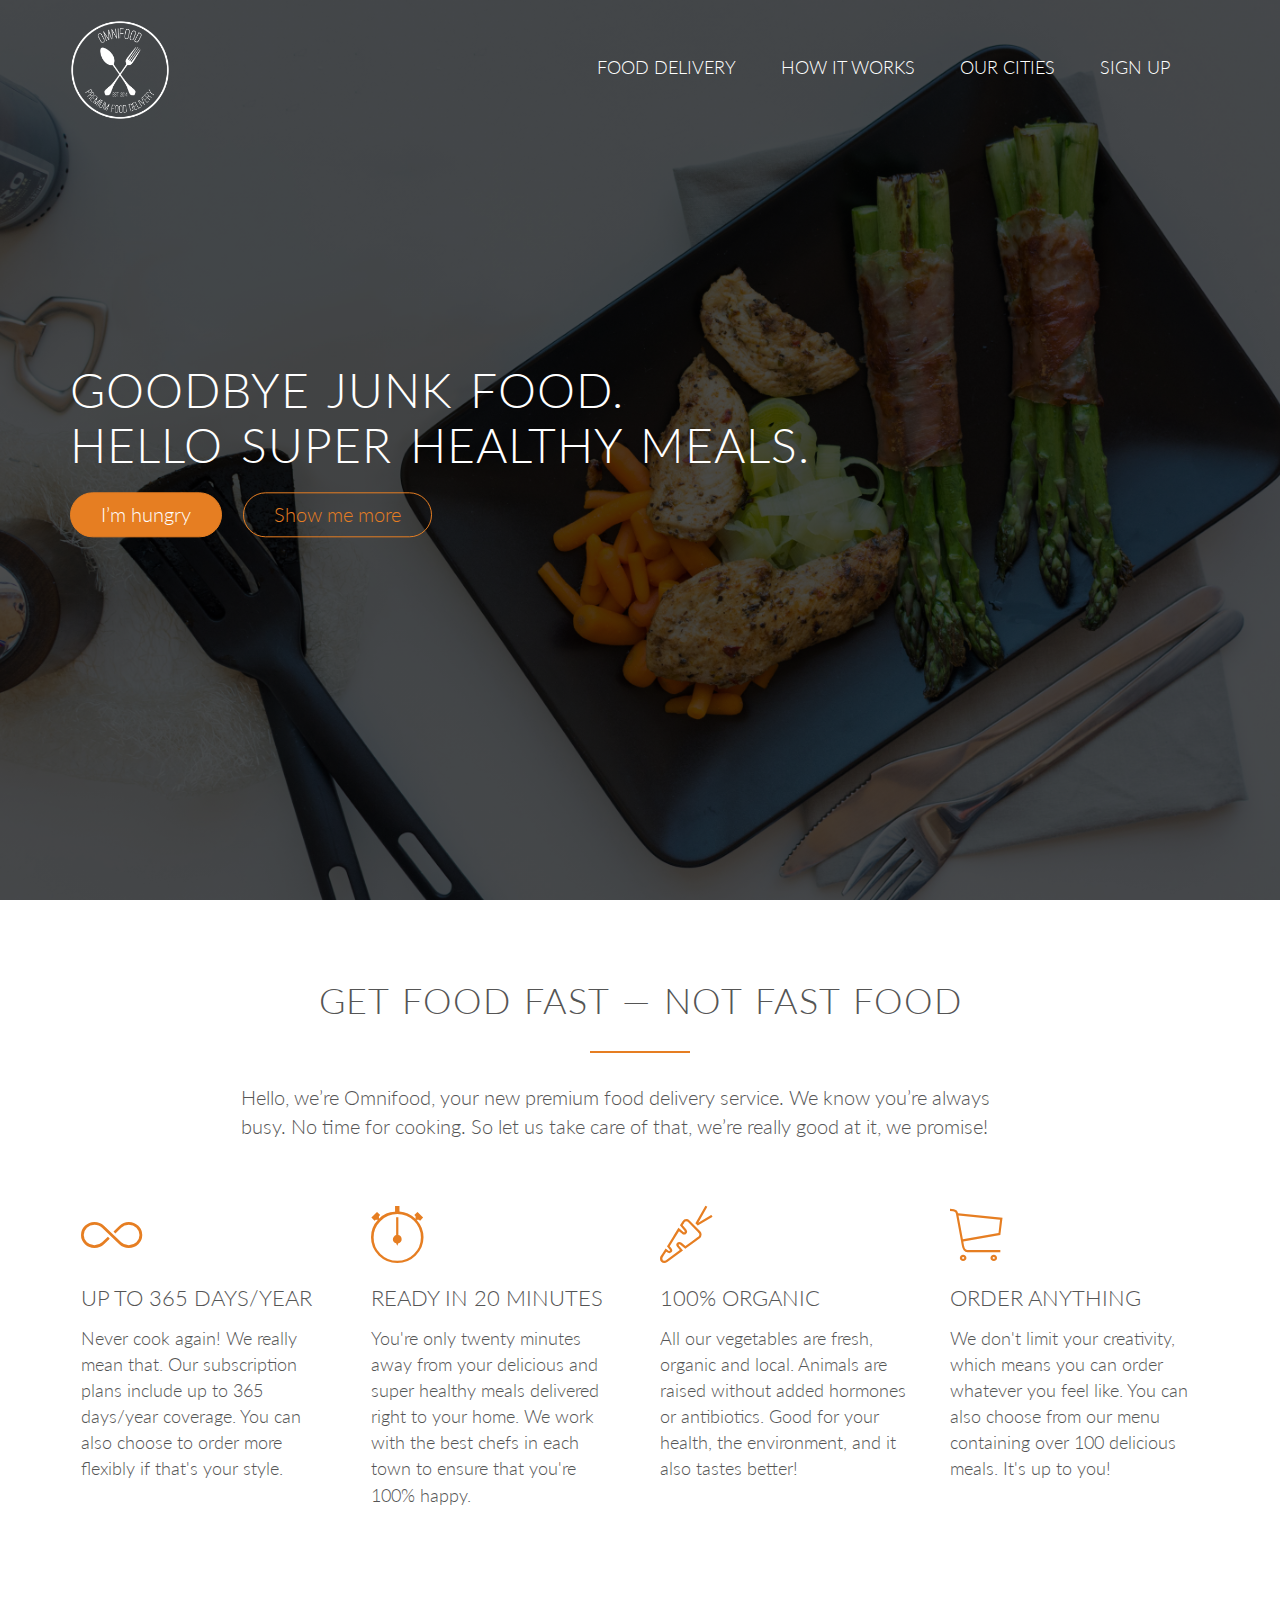
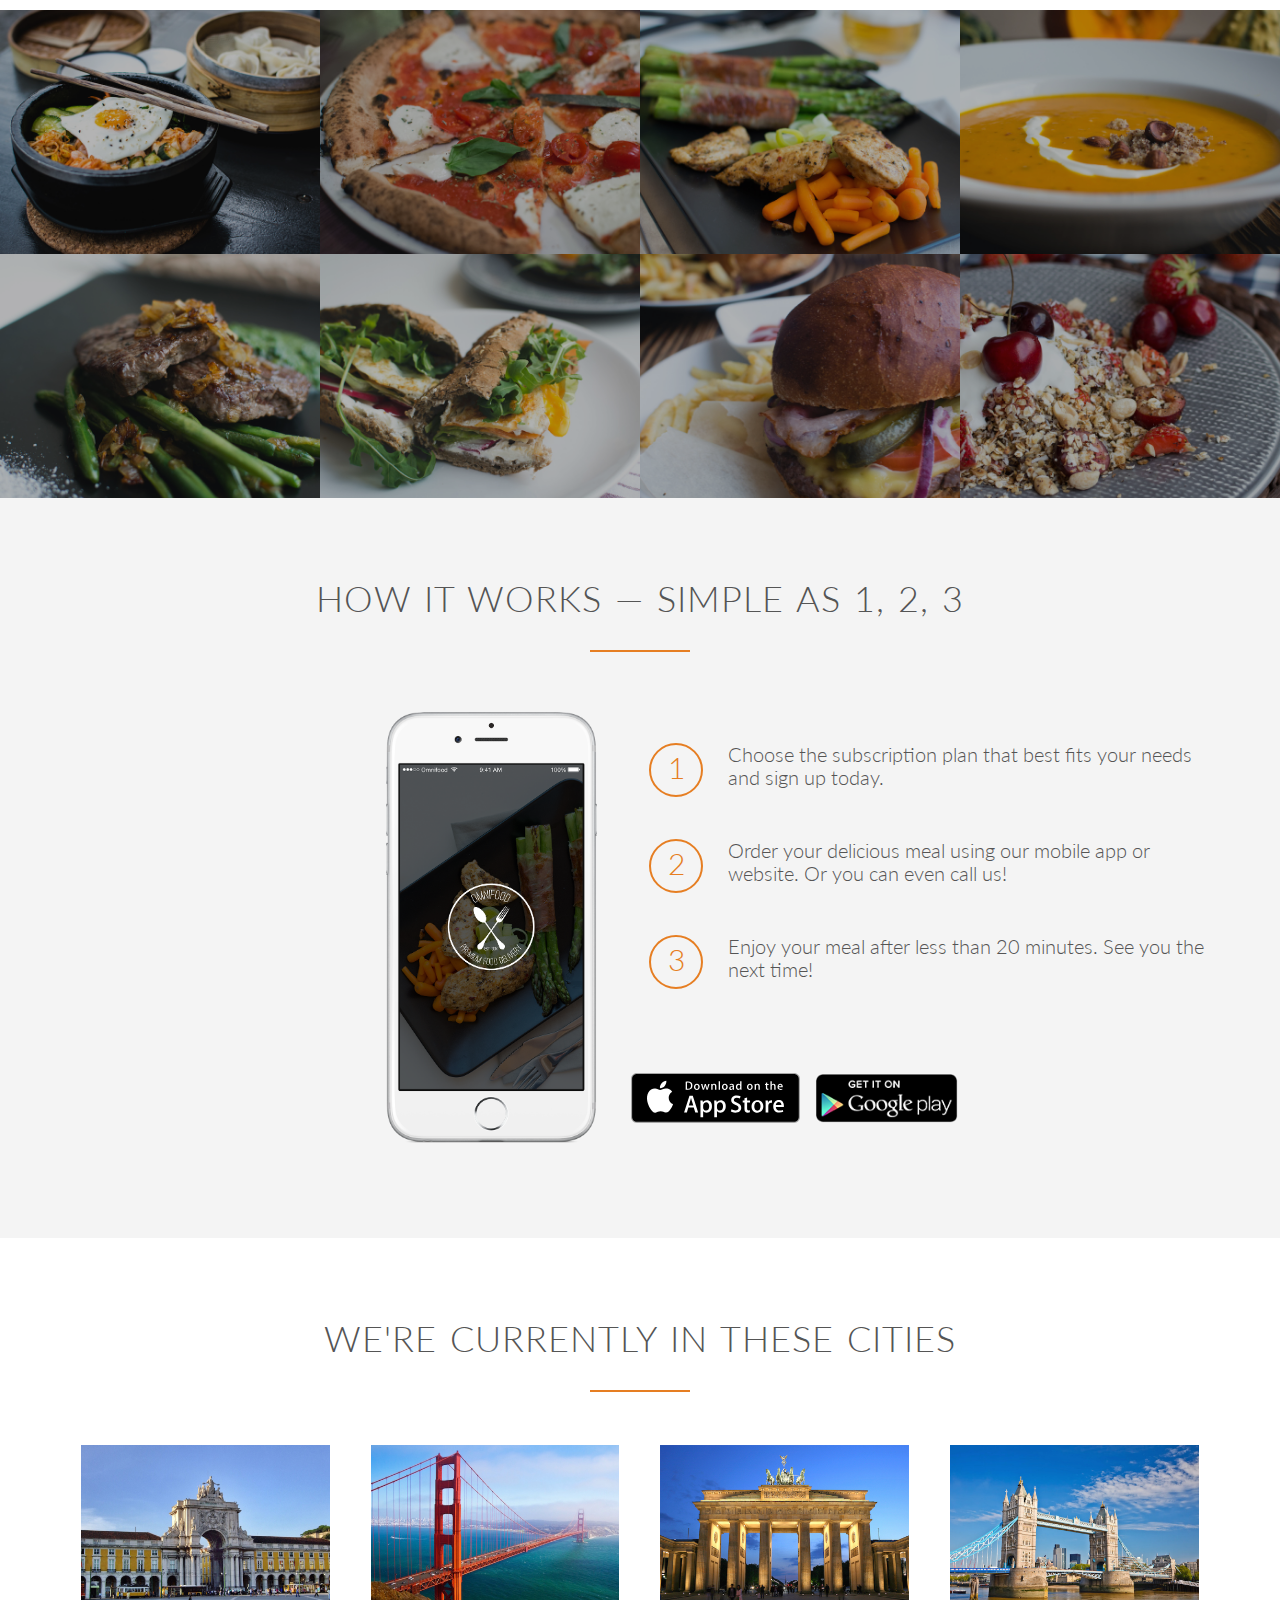
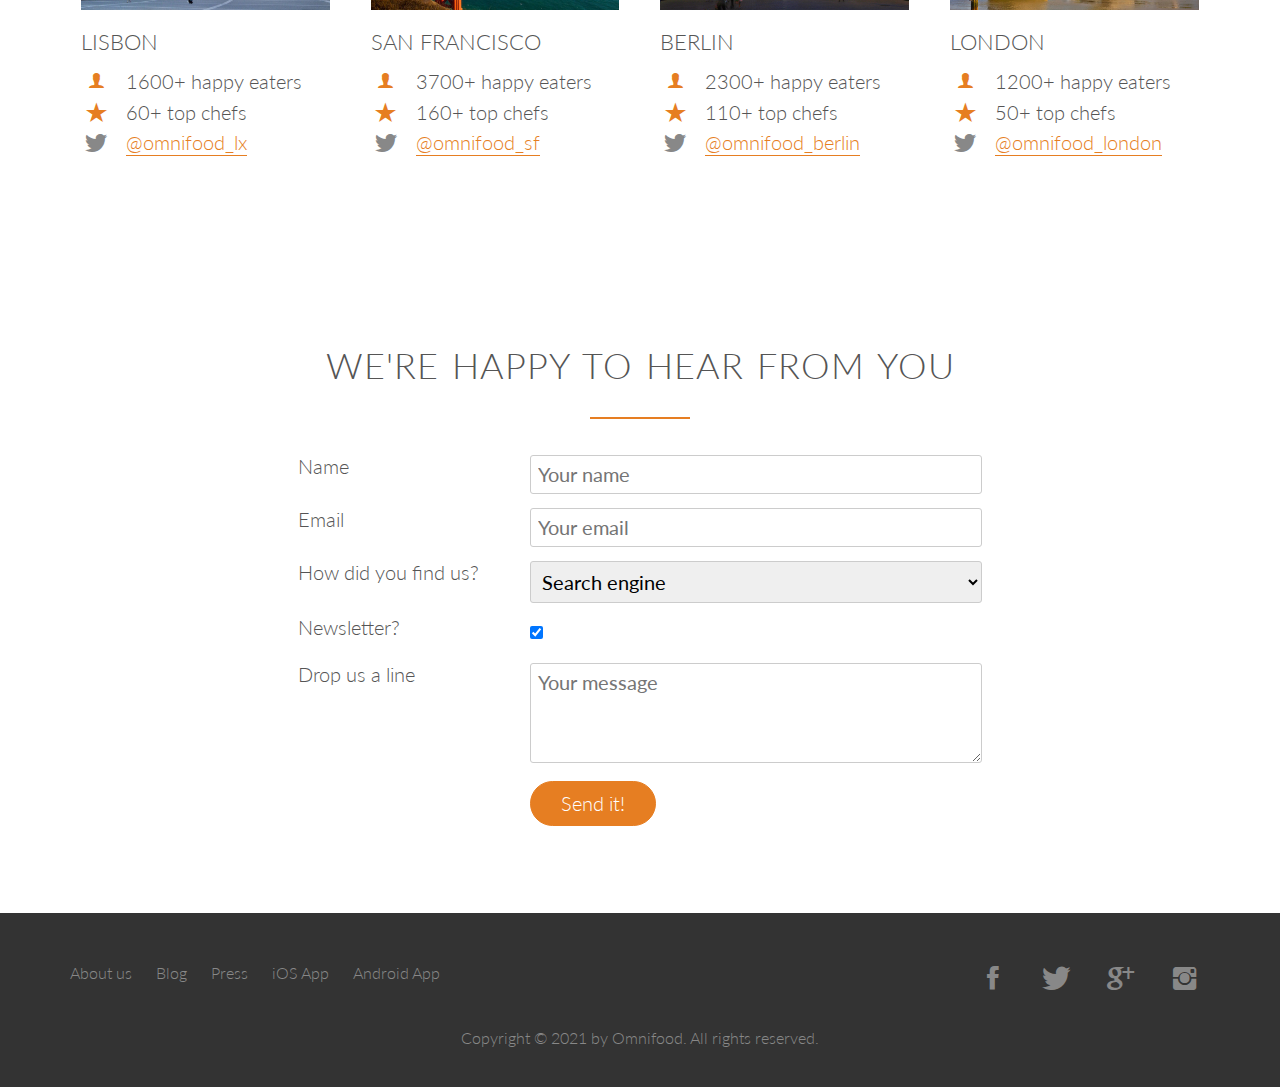
<file: Omnifood/index.html>
<!DOCTYPE html>
<html lang="en">

    <head>
        <meta name="viewport" content="width=device-width, initial-scale=1.0">
        <link rel="stylesheet" type="text/css" href="vendors/css/normalize.css">
        <link rel="stylesheet" type="text/css" href="vendors/css/grid.css">
        <link rel="stylesheet" type="text/css" href="vendors/css/ionicons.min.css">
        <link rel="stylesheet" type="text/css" href="resources/css/style.css">
        <link rel="stylesheet" type="text/css" href="resources/css/queries.css">
        <link rel="preconnect" href="https://fonts.gstatic.com">
        <link href="https://fonts.googleapis.com/css2?family=Lato:ital,wght@0,100;0,300;0,400;1,300&display=swap" rel="stylesheet">
        <title>Omnifood</title>
    </head>
    <body>
        <header>
            <nav>
                <div class="row">
                    <img src="resources/images/logo-white.png" alt="Omnifood logo" class="logo">
                    <ul class="main-nav">
                        <li><a href="#">Food delivery</a></li>
                        <li><a href="#">How it works</a></li>
                        <li><a href="#">Our cities</a></li>
                        <li><a href="#">Sign up</a></li>
                    </ul>
                </div>
            </nav>
            <div class="hero-text-box">
                <h1>Goodbye junk food.<br>Hello super healthy meals.</h1>
                <a class="btn btn-full" href="#">I’m hungry</a>
                <a class ="btn btn-ghost" href="#">Show me more</a>
            </div>
        </header>
        <section class="section-features">
            <div class="row">
                <h2>Get food fast &mdash; not fast food</h2>
                <p class="long-copy">
                    Hello, we’re Omnifood, your new premium food delivery service. We know you’re always busy. No time for cooking. So let us take care of that, we’re really good at it, we promise!
                </p>
            </div>
            <div class="row">
                <div class="col span-1-of-4 box">
                    <i class="ion-ios-infinite-outline icon-big"></i>
                    <h3>Up to 365 days/year</h3>
                    <p>Never cook again! We really mean that. Our subscription plans include up to 365 days/year coverage. You can also choose to order more flexibly if that's your style.</p>
                </div>
                <div class="col span-1-of-4 box">
                    <i class="ion-ios-stopwatch-outline icon-big"></i>
                    <h3>Ready in 20 minutes</h3>
                    <p>You're only twenty minutes away from your delicious and super healthy meals delivered right to your home. We work with the best chefs in each town to ensure that you're 100% happy.</p>
                </div>
                <div class="col span-1-of-4 box">
                    <i class="ion-ios-nutrition-outline icon-big"></i>
                    <h3>100% organic</h3>
                    <p>All our vegetables are fresh, organic and local. Animals are raised without added hormones or antibiotics. Good for your health, the environment, and it also tastes better!</p>
                </div>
                <div class="col span-1-of-4 box">
                    <i class="ion-ios-cart-outline icon-big"></i>
                    <h3>Order anything</h3>
                    <p>We don't limit your creativity, which means you can order whatever you feel like. You can also choose from our menu containing over 100 delicious meals. It's up to you!</p>
                </div>
            </div>
        </section>
        <section class="section-meals">
            <ul class="meals-showcase clearfix">
                <li>
                    <figure class="meal-photo">
                        <img src="resources/images/1.jpg" alt="Korean bibimbap with egg and vegetables">
                    </figure>
                </li>
                <li>
                    <figure class="meal-photo">
                        <img src="resources/images/2.jpg" alt="Simple Italian pizza with cherry tomatoes">
                    </figure>
                </li>
                <li>
                    <figure class="meal-photo">
                        <img src="resources/images/3.jpg" alt="Chicken breast steak with vegetables">
                    </figure>
                </li>
                <li>
                    <figure class="meal-photo">
                        <img src="resources/images/4.jpg" alt="Autumn pumpkin soup">
                    </figure>
                </li>
            </ul>
            <ul class="meals-showcase clearfix">
                <li>
                    <figure class="meal-photo">
                        <img src="resources/images/5.jpg" alt="Paleo beef steak with vegetables">
                    </figure>
                </li>
                <li>
                    <figure class="meal-photo">
                        <img src="resources/images/6.jpg" alt="Healthy baguette with egg and vegetables">
                    </figure>
                </li>
                <li>
                    <figure class="meal-photo">
                        <img src="resources/images/7.jpg" alt="Burger with cheddar and bacon">
                    </figure>
                </li>
                <li>
                    <figure class="meal-photo">
                        <img src="resources/images/8.jpg" alt="Granola with cherries and strawberries">
                    </figure>
                </li>
            </ul>
        </section>
        <section class="section-steps">
            <div class="row">
                <h2>How it works &mdash; Simple as 1, 2, 3</h2>
            </div>
            <div class = "row">
                <div class="col span-1-of-2 steps-box">
                    <img src="resources/images/app-iPhone.png" alt="Omnifood app on iPhone" class="app-screen">
                </div>
                <div class="col span-1-of-2 steps-box">
                    <div class="works-step">
                        <div>1</div>
                        <p>Choose the subscription plan that best fits your needs and sign up today.</p>
                    </div>
                    <div class="works-step">
                        <div>2</div>
                        <p>Order your delicious meal using our mobile app or website. Or you can even call us!</p>
                    </div>
                    <div class="works-step">
                        <div>3</div>
                        <p>Enjoy your meal after less than 20 minutes. See you the next time!</p>
                    </div>
                </div>
                <a href="#" class="btn-app"><img src="resources/images/download-app.svg" alt="Apple App Store button"></a>
                <a href="#" class="btn-app"><img src="resources/images/download-app-android.png" alt="Google Play Store button"></a>
            </div>
        </section>
        <section class="section-cities">
            <div class="row">
                <h2>We're currently in these cities</h2>
            </div>
            <div class="row">
                <div class="col span-1-of-4 box">
                    <img src="resources/images/lisbon-3.jpg" alt="Lisbon">
                    <h3>Lisbon</h3>
                    <div class="city-feature">
                        <i class="ion-ios-person icon-small"></i>
                        1600+ happy eaters
                    </div>
                    <div class="city-feature">
                        <i class="ion-ios-star icon-small"></i>
                        60+ top chefs
                    </div>
                    <div class="city-feature">
                        <i class="ion-social-twitter icon-small"></i>
                        <a href="#">@omnifood_lx</a>
                    </div>
                </div>
                <div class="col span-1-of-4 box">
                    <img src="resources/images/san-francisco.jpg" alt="San Francisco">
                    <h3>San Francisco</h3>
                    <div class="city-feature">
                        <i class="ion-ios-person icon-small"></i>
                        3700+ happy eaters
                    </div>
                    <div class="city-feature">
                        <i class="ion-ios-star icon-small"></i>
                        160+ top chefs
                    </div>
                    <div class="city-feature">
                        <i class="ion-social-twitter icon-small"></i>
                        <a href="#">@omnifood_sf</a>
                    </div>
                </div>
                <div class="col span-1-of-4 box">
                    <img src="resources/images/berlin.jpg" alt="Berlin">
                    <h3>Berlin</h3>
                    <div class="city-feature">
                        <i class="ion-ios-person icon-small"></i>
                        2300+ happy eaters
                    </div>
                    <div class="city-feature">
                        <i class="ion-ios-star icon-small"></i>
                        110+ top chefs
                    </div>
                    <div class="city-feature">
                        <i class="ion-social-twitter icon-small"></i>
                        <a href="#">@omnifood_berlin</a>
                    </div>
                </div>
                <div class="col span-1-of-4 box">
                    <img src="resources/images/london.jpg" alt="London">
                    <h3>London</h3>
                    <div class="city-feature">
                        <i class="ion-ios-person icon-small"></i>
                        1200+ happy eaters
                    </div>
                    <div class="city-feature">
                        <i class="ion-ios-star icon-small"></i>
                        50+ top chefs
                    </div>
                    <div class="city-feature">
                        <i class="ion-social-twitter icon-small"></i>
                        <a href="#">@omnifood_london</a>
                    </div>
                </div>
            </div>
        </section>
        <section class="section-form">
            <div class="row">
                <h2>We're happy to  hear from you</h2>
            </div>
            <div class="row">
                <form method="POST" action="#" class="contact-form">
                    <div class="row">
                        <div class="col span-1-of-3">
                            <label for="name">Name</label>
                        </div>
                        <div class="col span-2-of-3">
                            <input type="text" name="name" id="name" placeholder="Your name" required>
                        </div>
                    </div>
                    <div class="row">
                        <div class="col span-1-of-3">
                            <label for="email">Email</label>
                        </div>
                        <div class="col span-2-of-3">
                            <input type="email" name="email" id="email" placeholder="Your email" required>
                        </div>
                    </div>
                    <div class="row">
                        <div class="col span-1-of-3">
                            <label for="find-us">How did you find us?</label>
                        </div>
                        <div class="col span-2-of-3">
                            <select name="find-us" id="find-us">
                                <option value="friends">Friends</option>
                                <option value="search" selected>Search engine</option>
                                <option value="ad">Advertisement</option>
                                <option value="other">Other</option>
                            </select>
                        </div>
                    </div>
                    <div class="row">
                        <div class="col span-1-of-3">
                            <label for="news">Newsletter?</label>
                        </div>
                        <div class="col span-2-of-3">
                            <input type="checkbox" name="news" id="news" checked>
                        </div>
                    </div>
                    <div class="row">
                        <div class="col span-1-of-3">
                            <label for="message">Drop us a line</label>
                        </div>
                        <div class="col span-2-of-3">
                            <textarea name="message" placeholder="Your message"></textarea>
                        </div>
                    </div>
                    <div class="row">
                        <div class="col span-1-of-3">
                            <label>&nbsp;</label>
                        </div>
                        <div class="col span-2-of-3">
                            <input type="submit" value="Send it!">
                        </div>
                    </div>
                </form>
            </div>
        </section>
        <footer>
            <div class="row">
                <div class="col span-1-of-2">
                    <ul class="footer-nav">
                        <li><a href="#">About us</a></li>
                        <li><a href="#">Blog</a></li>
                        <li><a href="#">Press</a></li>
                        <li><a href="#">iOS App</a></li>
                        <li><a href="#">Android App</a></li>
                    </ul>
                </div>
                <div class="col span-1-of-2">
                    <ul class="social-links">
                        <li><a href="#"><i class="ion-social-facebook icon-small"></i></a></li>
                        <li><a href="#"><i class="ion-social-twitter icon-small"></i></a></li>
                        <li><a href="#"><i class="ion-social-googleplus icon-small"></i></a></li>
                        <li><a href="#"><i class="ion-social-instagram icon-small"></i></a></li>
                    </ul>
                </div>
            </div>
            <div class="row">
                <p>Copyright &copy; 2021 by Omnifood. All rights reserved.</p>
            </div>
        </footer>
    </body>
</html>

<!--


  
-->
</file>
<file: Omnifood/vendors/css/grid.css>
/*  SECTIONS  ============================================================================= */

.section {
	clear: both;
	padding: 0px;
	margin: 0px;
}

/*  GROUPING  ============================================================================= */

.row {
    zoom: 1; /* For IE 6/7 (trigger hasLayout) */
}

.row:before,
.row:after {
    content:"";
    display:table;
}
.row:after {
    clear:both;
}

/*  GRID COLUMN SETUP   ==================================================================== */

.col {
	display: block;
	float:left;
	margin: 1% 0 1% 1.6%;
}

.col:first-child { margin-left: 0; } /* all browsers except IE6 and lower */


/*  REMOVE MARGINS AS ALL GO FULL WIDTH AT 480 PIXELS */

@media only screen and (max-width: 480px) {
	.col { 
		/*margin: 1% 0 1% 0%;*/
        margin: 0;
	}
}


/*  GRID OF TWO   ============================================================================= */


.span-2-of-2 {
	width: 100%;
}

.span-1-of-2 {
	width: 49.2%;
}

/*  GO FULL WIDTH AT LESS THAN 480 PIXELS */

@media only screen and (max-width: 480px) {
	.span-2-of-2 {
		width: 100%; 
	}
	.span-1-of-2 {
		width: 100%; 
	}
}


/*  GRID OF THREE   ============================================================================= */

	
.span-3-of-3 {
	width: 100%; 
}

.span-2-of-3 {
	width: 66.13%; 
}

.span-1-of-3 {
	width: 32.26%; 
}


/*  GO FULL WIDTH AT LESS THAN 480 PIXELS */

@media only screen and (max-width: 480px) {
	.span-3-of-3 {
		width: 100%; 
	}
	.span-2-of-3 {
		width: 100%; 
	}
	.span-1-of-3 {
		width: 100%;
	}
}

/*  GRID OF FOUR   ============================================================================= */

	
.span-4-of-4 {
	width: 100%; 
}

.span-3-of-4 {
	width: 74.6%; 
}

.span-2-of-4 {
	width: 49.2%; 
}

.span-1-of-4 {
	width: 23.8%; 
}


/*  GO FULL WIDTH AT LESS THAN 480 PIXELS */

@media only screen and (max-width: 480px) {
	.span-4-of-4 {
		width: 100%; 
	}
	.span-3-of-4 {
		width: 100%; 
	}
	.span-2-of-4 {
		width: 100%; 
	}
	.span-1-of-4 {
		width: 100%; 
	}
}


/*  GRID OF FIVE   ============================================================================= */

	
.span-5-of-5 {
	width: 100%;
}

.span-4-of-5 {
  	width: 79.68%; 
}

.span-3-of-5 {
  	width: 59.36%; 
}

.span-2-of-5 {
  	width: 39.04%;
}

.span-1-of-5 {
  	width: 18.72%;
}


/*  GO FULL WIDTH AT LESS THAN 480 PIXELS */

@media only screen and (max-width: 480px) {
	.span-5-of-5 {
		width: 100%; 
	}
	.span-4-of-5 {
		width: 100%; 
	}
	.span-3-of-5 {
		width: 100%; 
	}
	.span-2-of-5 {
		width: 100%; 
	}
	.span-1-of-5 {
		width: 100%; 
	}
}


/*  GRID OF SIX   ============================================================================= */


.span-6-of-6 {
	width: 100%;
}

.span-5-of-6 {
  	width: 83.06%;
}

.span-4-of-6 {
  	width: 66.13%;
}

.span-3-of-6 {
  	width: 49.2%;
}

.span-2-of-6 {
  	width: 32.26%;
}

.span-1-of-6 {
  	width: 15.33%;
}


/*  GO FULL WIDTH AT LESS THAN 480 PIXELS */

@media only screen and (max-width: 480px) {
	.span-6-of-6 {
		width: 100%; 
	}
	.span-5-of-6 {
		width: 100%; 
	}
	.span-4-of-6 {
		width: 100%; 
	}
	.span-3-of-6 {
		width: 100%; 
	}
	.span-2-of-6 {
		width: 100%; 
	}
	.span-1-of-6 {
		width: 100%; 
	}
}



/*  GRID OF SEVEN   ============================================================================= */


.span-7-of-7 {
	width: 100%;
}

.span-6-of-7 {
	width: 85.48%;
}

.span-5-of-7 {
  	width: 70.97%;
}

.span-4-of-7 {
  	width: 56.45%;
}

.span-3-of-7 {
  	width: 41.94%;
}

.span-2-of-7 {
  	width: 27.42%;
}

.span-1-of-7 {
  	width: 12.91%;
}


/*  GO FULL WIDTH AT LESS THAN 480 PIXELS */

@media only screen and (max-width: 480px) {
	.span-7-of-7 {
		width: 100%; 
	}
	.span-6-of-7 {
		width: 100%; 
	}
	.span-5-of-7 {
		width: 100%; 
	}
	.span-4-of-7 {
		width: 100%; 
	}
	.span-3-of-7 {
		width: 100%; 
	}
	.span-2-of-7 {
		width: 100%; 
	}
	.span-1-of-7 {
		width: 100%; 
	}
}


/*  GRID OF EIGHT   ============================================================================= */

	
.span-8-of-8 {
	width: 100%;
}

.span-7-of-8 {
	width: 87.3%; 
}

.span-6-of-8 {
	width: 74.6%; 
}

.span-5-of-8 {
	width: 61.9%; 
}

.span-4-of-8 {
	width: 49.2%; 
}

.span-3-of-8 {
	width: 36.5%;
}

.span-2-of-8 {
	width: 23.8%; 
}

.span-1-of-8 {
	width: 11.1%; 
}


/*  GO FULL WIDTH AT LESS THAN 480 PIXELS */

@media only screen and (max-width: 480px) {
	.span-8-of-8 {
		width: 100%; 
	}
	.span-7-of-8 {
		width: 100%; 
	}
	.span-6-of-8 {
		width: 100%; 
	}
	.span-5-of-8 {
		width: 100%; 
	}
	.span-4-of-8 {
		width: 100%; 
	}
	.span-3-of-8 {
		width: 100%; 
	}
	.span-2-of-8 {
		width: 100%; 
	}
	.span-1-of-8 {
		width: 100%; 
	}
}


/*  GRID OF NINE   ============================================================================= */


.span-9-of-9 {
	width: 100%;
}

.span-8-of-9 {
	width: 88.71%;
}

.span-7-of-9 {
	width: 77.42%; 
}

.span-6-of-9 {
	width: 66.13%; 
}

.span-5-of-9 {
	width: 54.84%; 
}

.span-4-of-9 {
	width: 43.55%; 
}

.span-3-of-9 {
	width: 32.26%;
}

.span-2-of-9 {
	width: 20.97%; 
}

.span-1-of-9 {
	width: 9.68%; 
}


/*  GO FULL WIDTH AT LESS THAN 480 PIXELS */

@media only screen and (max-width: 480px) {
	.span-9-of-9 {
		width: 100%; 
	}
	.span-8-of-9 {
		width: 100%; 
	}
	.span-7-of-9 {
		width: 100%; 
	}
	.span-6-of-9 {
		width: 100%; 
	}
	.span-5-of-9 {
		width: 100%; 
	}
	.span-4-of-9 {
		width: 100%; 
	}
	.span-3-of-9 {
		width: 100%; 
	}
	.span-2-of-9 {
		width: 100%; 
	}
	.span-1-of-9 {
		width: 100%; 
	}
}


/*  GRID OF TEN   ============================================================================= */


.span-10-of-10 {
	width: 100%;
}

.span-9-of-10 {
	width: 89.84%;
}

.span-8-of-10 {
	width: 79.68%;
}

.span-7-of-10 {
	width: 69.52%; 
}

.span-6-of-10 {
	width: 59.36%; 
}

.span-5-of-10 {
	width: 49.2%; 
}

.span-4-of-10 {
	width: 39.04%; 
}

.span-3-of-10 {
	width: 28.88%;
}

.span-2-of-10 {
	width: 18.72%; 
}

.span-1-of-10 {
	width: 8.56%; 
}


/*  GO FULL WIDTH AT LESS THAN 480 PIXELS */

@media only screen and (max-width: 480px) {
	.span-10-of-10 {
		width: 100%; 
	}
	.span-9-of-10 {
		width: 100%; 
	}
	.span-8-of-10 {
		width: 100%; 
	}
	.span-7-of-10 {
		width: 100%; 
	}
	.span-6-of-10 {
		width: 100%; 
	}
	.span-5-of-10 {
		width: 100%; 
	}
	.span-4-of-10 {
		width: 100%; 
	}
	.span-3-of-10 {
		width: 100%; 
	}
	.span-2-of-10 {
		width: 100%; 
	}
	.span-1-of-10 {
		width: 100%; 
	}
}


/*  GRID OF ELEVEN   ============================================================================= */

.span-11-of-11 {
	width: 100%;
}

.span-10-of-11 {
	width: 90.76%;
}

.span-9-of-11 {
	width: 81.52%;
}

.span-8-of-11 {
	width: 72.29%;
}

.span-7-of-11 {
	width: 63.05%; 
}

.span-6-of-11 {
	width: 53.81%; 
}

.span-5-of-11 {
	width: 44.58%; 
}

.span-4-of-11 {
	width: 35.34%; 
}

.span-3-of-11 {
	width: 26.1%;
}

.span-2-of-11 {
	width: 16.87%; 
}

.span-1-of-11 {
	width: 7.63%; 
}


/*  GO FULL WIDTH AT LESS THAN 480 PIXELS */

@media only screen and (max-width: 480px) {
	.span-11-of-11 {
		width: 100%; 
	}
	.span-10-of-11 {
		width: 100%; 
	}
	.span-9-of-11 {
		width: 100%; 
	}
	.span-8-of-11 {
		width: 100%; 
	}
	.span-7-of-11 {
		width: 100%; 
	}
	.span-6-of-11 {
		width: 100%; 
	}
	.span-5-of-11 {
		width: 100%; 
	}
	.span-4-of-11 {
		width: 100%; 
	}
	.span-3-of-11 {
		width: 100%; 
	}
	.span-2-of-11 {
		width: 100%; 
	}
	.span-1-of-11 {
		width: 100%; 
	}
}


/*  GRID OF TWELVE   ============================================================================= */

.span-12-of-12 {
	width: 100%;
}

.span-11-of-12 {
	width: 91.53%;
}

.span-10-of-12 {
	width: 83.06%;
}

.span-9-of-12 {
	width: 74.6%;
}

.span-8-of-12 {
	width: 66.13%;
}

.span-7-of-12 {
	width: 57.66%; 
}

.span-6-of-12 {
	width: 49.2%; 
}

.span-5-of-12 {
	width: 40.73%; 
}

.span-4-of-12 {
	width: 32.26%; 
}

.span-3-of-12 {
	width: 23.8%;
}

.span-2-of-12 {
	width: 15.33%; 
}

.span-1-of-12 {
	width: 6.86%; 
}


/*  GO FULL WIDTH AT LESS THAN 480 PIXELS */

@media only screen and (max-width: 480px) {
	.span-12-of-12 {
		width: 100%; 
	}
	.span-11-of-12 {
		width: 100%; 
	}
	.span-10-of-12 {
		width: 100%; 
	}
	.span-9-of-12 {
		width: 100%; 
	}
	.span-8-of-12 {
		width: 100%; 
	}
	.span-7-of-12 {
		width: 100%; 
	}
	.span-6-of-12 {
		width: 100%; 
	}
	.span-5-of-12 {
		width: 100%; 
	}
	.span-4-of-12 {
		width: 100%; 
	}
	.span-3-of-12 {
		width: 100%; 
	}
	.span-2-of-12 {
		width: 100%; 
	}
	.span-1-of-12 {
		width: 100%; 
	}
}
</file>
<file: Omnifood/resources/css/style.css>
/* Orange = #e67e22 */
/* Background grey = #f4f4f4 */
/* ------------------------------------------------------------------------------------------------- */
/* BASIC SETUP */
/* ------------------------------------------------------------------------------------------------- */
* {
    margin: 0;
    padding: 0;
    box-sizing: border-box;
}
html,
body {
    background-color: white;
    color: #555;
    font-family: 'Lato', 'Arial', sans-serif;
    font-size: 20px;
    font-weight: 300;
    text-rendering: optimizeLegibility;
    overflow-x: hidden;
}

.clearfix {zoom: 1}
.clearfix::after {
    content: '.';
    clear: both;
    display: block;
    height: 0;
    visibility: hidden;
}

/* ------------------------------------------------------------------------------------------------- */
/* REUSABLE COMPONENTS */
/* ------------------------------------------------------------------------------------------------- */

.row {
    max-width: 1140px;
    margin: 0 auto;
}
section {
    padding: 80px 0;
}
.box {
    padding: 1%;
}

/* HEADINGS */

h1,
h2,
h3 {
    font-weight: 300;
    text-transform: uppercase;
    initial-letter-align: 1px;
}
h1 {
    margin-top: 0;
    margin-bottom: 20px;
    color: white;
    font-size: 240%;
    word-spacing: 4px;
    letter-spacing: 1px;
}
h2 {
    font-size: 180%;
    word-spacing: 2px;
    text-align: center;
    margin-bottom: 30px;
    letter-spacing: 1px;
}
h2:after {
    display: block;
    height: 2px;
    background-color: #e67e22;
    width: 100px;
    margin: 0 auto;
    margin-top: 30px;
    content: " ";
}
h3 {
    font-size: 110%;
    margin-bottom: 15px;
}
/* PARAGRAPHS */

.long-copy {
    line-height: 145%;
    width: 70%;
    margin-left: 15%;
}
.box p {
    font-size: 90%;
    line-height: 145%;
}

/* ------------------------------------------------------------------------------------------------- */
/* FEATURES */
/* ------------------------------------------------------------------------------------------------- */
.section-features .long-copy {
    margin-bottom: 30px;
}

/* ------------------------------------------------------------------------------------------------- */
/* HEADER */
/* ------------------------------------------------------------------------------------------------- */

header {
    background-image: linear-gradient(rgba(0,0,0,0.7),rgba(0,0,0,0.7)), url(images/hero.jpg);
    background-size: cover;
    background-position: center;
    height:100vh;
    background-attachment: fixed;
}
.hero-text-box {
    position: absolute;
    width: 1140px;
    top: 50%;
    left: 50%;
    transform: translate(-50%,-50%);
}
.logo {
    height: 100px;
    width: auto;
    float: left;
    margin-top: 20px;
}
.main-nav {
    float: right;
    list-style: none;
    margin-top: 55px;
}
.main-nav li {
    display: inline-block;
    margin-bottom: 40px;
    margin-right: 40px;
}
.main-nav li a:link,
.main-nav li a:visited {
    padding: 8px 0;
    color: white;
    text-decoration: none;
    text-transform: uppercase;
    font-size: 90%;
    border-bottom: 2px solid transparent;
    transition: border-bottom 0.2s;
    -webkit-transition: border-bottom 0.2s;
    -moz-transition: border-bottom 0.2s;
    -ms-transition: border-bottom 0.2s;
    -o-transition: border-bottom 0.2s;
}
.main-nav li a:hover,
.main-nav li a:active {
    border-bottom: 2px solid #e67e22;
}

/* ------------------------------------------------------------------------------------------------- */
/* LINKS */
/* ------------------------------------------------------------------------------------------------- */

a:link,
a:visited {
    color: #e67e22;
    text-decoration: none;
    border-bottom: 1px solid #e67e22;
    padding-bottom: 1px;
    transition: border-bottom 0.2s, color 0.2s;
    -webkit-transition: border-bottom 0.2s, color 0.2s;
    -moz-transition: border-bottom 0.2s, color 0.2s;
    -ms-transition: border-bottom 0.2s, color 0.2s;
    -o-transition: border-bottom 0.2s, color 0.2s;
}
a:hover,
a:active {
    color: #555;
    border-bottom: 1px solid transparent;
}

/* ------------------------------------------------------------------------------------------------- */
/* BUTTONS */
/* ------------------------------------------------------------------------------------------------- */

.btn:link,
.btn:visited,
input[type=submit] {
    display: inline-block;
    padding: 10px 30px;
    font-weight: 300;
    text-decoration: none;
    border-radius: 200px;
    border: 1px solid #e67e22;
    transition: background-color 0.2s, border 0.2s, color 0.2s;
    -webkit-transition: background-color 0.2s, border 0.2s, color 0.2s;
    -moz-transition: background-color 0.2s, border 0.2s, color 0.2s;
    -ms-transition: background-color 0.2s, border 0.2s, color 0.2s;
    -o-transition: background-color 0.2s, border 0.2s, color 0.2s;
}
.btn-full:link,
.btn-full:visited,
input[type=submit] {
    background-color: #e67e22;
    color: white;
    margin-right: 16px;
}
.btn-ghost:link,
.btn-ghost:visited {
    color: #e67e22;
}
.btn:hover,
.btn:active,
input[type=submit]:hover,
input[type=submit]:active {
    background-color: #cf6d17;
}
.btn-full:hover,
.btn-full:active {
    border: 1px solid #cf6d17;
}
.btn-ghost:hover,
.btn-ghost:active {
    border: 1px solid #cf6d17;
    color: white;
}

/* ------------------------------------------------------------------------------------------------- */
/* ICONS */
/* ------------------------------------------------------------------------------------------------- */

.icon-big {
    font-size: 350%;
    display: block;
    color:#e67e22;
    margin-bottom: 10px;
}

.icon-small {
    display: inline-block;
    width: 30px;
    text-align:center;
    color:#e67e22;
    font-size: 120%;
    line-height: 120%;
    vertical-align: middle;
    margin-top: -5px;
    margin-right: 10px;
}

/* ------------------------------------------------------------------------------------------------- */
/* MEALS IMAGE GRID */
/* ------------------------------------------------------------------------------------------------- */

.section-meals {
    padding: 0;
}

.meals-showcase {
    list-style: none;
    width: 100%;
}
.meals-showcase li {
    display: block;
    float: left;
    width: 25%;
}
.meal-photo {
    background-color: #000;
    width: 100%; /* 10-% of width of parent (meals-showcase li) */
    margin: 0;
    overflow: hidden; /* Hides the part of the image that is larger than the container (115% in meal-photo img) */
}
.meal-photo img {
    opacity: 0.7;
    width: 100%;
    height: auto;
    transform: scale(1.15);
    /*Scaleimageto115%*/transition: transform 0.5s, opacity 0.5s;
    -webkit-transform: scale(1.15);
    -moz-transform: scale(1.15);
    -ms-transform: scale(1.15);
    -o-transform: scale(1.15);
}
.meal-photo img:hover {
    opacity: 1;
    /*Normalopacity*/transform: scale(1.03);
     /* Set to normal(ish) size on hover */:;
    -webkit-transform: scale(1.03);
    -moz-transform: scale(1.03);
    -ms-transform: scale(1.03);
    -o-transform: scale(1.03);
}

/* ------------------------------------------------------------------------------------------------- */
/* HOW IT WORKS */
/* ------------------------------------------------------------------------------------------------- */

.section-steps {
    background-color: #f4f4f4;
}
.steps-box:first-child { /* Two columns in this row. The first one is the image, the second contains the instructions */
    text-align: right; /* Right-align inline and inline-block elements (img in this case) */
    padding-right: 3%;
    margin-top: 30px;
}
.steps-box:last-child {
    padding-left: 3%;
    margin-top: 70px;
}
.app-screen{
    width: 40%; /* Image is 40% of parent (column) */
}

.works-step {
    margin-bottom: 50px;
}

.works-step div {
    color: #e67e22;
    border: 2px solid #e67e22;
    display: inline-block; /* Ensures number is displayed alongside text */
    float: left; /* Positions number to left of text */
    border-radius: 50%;
    height: 54px;
    width: 54px;
    text-align: center;
    padding: 5px;
    font-size: 150%;
    margin-right: 25px;
}
.works-step:last-of-type {
    margin-bottom: 80px;
}
.works-step:first-of-type {
    margin-top: 50px;
}
.btn-app img {
    height: 50px;
    width: auto;
    margin-right: 10px;
}

.btn-app:link,
.btn-app:visited {
    border:0;
}

/* ------------------------------------------------------------------------------------------------- */
/* CITIES */
/* ------------------------------------------------------------------------------------------------- */

.box img {
    width: 100%;
    height: auto;
    margin-bottom: 15px;
}

.city-feature {
    margin-bottom: 5px;
}

/* ------------------------------------------------------------------------------------------------- */
/* CONTACT FORM */
/* ------------------------------------------------------------------------------------------------- */

.contact-form {
    width: 60%;
    margin: 0 auto; /* Centre form within parent */
}

input[type=text],
input[type=email],
select,
textarea {
    width: 100%;
    padding: 7px;
    border-radius: 3px;
    border: 1px solid #ccc;
}

textarea {
    height: 100px;;
}

input[type=checkbox] {
    margin: 10px 5px 10px 0;
}

*:focus {outline: none;}

/* ------------------------------------------------------------------------------------------------- */
/* FOOTER */
/* ------------------------------------------------------------------------------------------------- */

footer {
    background-color: #333;
    padding: 40px;
    font-size: 80%;
}

.footer-nav {
    list-style: none;
    float: left;
}

.social-links {
    list-style: none;
    float: right;
}

.footer-nav li,
.social-links li {
    display: inline-block;
    margin-right: 20px;
}

.footer-nav li:last-child,
.social-links li:last-child {
    margin-right: 0;
}

.footer-nav li a:link,
.footer-nav li a:visited,
.social-links li a:link,
.social-links li a:visited {
    text-decoration: none;
    border: 0;
    color: #888;
    transition: color 0.2s;
    -webkit-transition: color 0.2s;
    -moz-transition: color 0.2s;
    -ms-transition: color 0.2s;
    -o-transition: color 0.2s;
}


.social-links li a:link,
.social-links li a:visited {
    font-size: 160%;
}

.ion-social-facebook:hover {color: #3b5998;}
.ion-social-twitter:hover {color: #55acee;}
.ion-social-googleplus:hover {color: #dd4b39;}
.ion-social-instagram:hover {color: #e95950;}

.ion-social-facebook,
.ion-social-twitter,
.ion-social-googleplus,
.ion-social-instagram {
    color: #888;
    transition: color 0.2s;
    -webkit-transition: color 0.2s;
    -moz-transition: color 0.2s;
    -ms-transition: color 0.2s;
    -o-transition: color 0.2s;
}

.footer-nav li a:hover,
.footer-nav li a:active,
.social-links li a:hover,
.social-links li a:active {
    color: #ddd;
}

footer p {
    color: #888;
    text-align: center;
    margin-top: 20px;
}
</file>
<file: Omnifood/resources/css/queries.css>
/* Desktop/laptop computers */
@media only screen and (max-width: 1200px) {
    .hero-text-box {
        position: absolute;
        width: 100%;
        padding: 0 2%;
    }
    .row {padding: 0 2%;}
}

/* Tablets */
@media only screen and (max-width: 1023px) {
    body {font-size: 18px;}
    section {padding: 60px 0;}
    .long-copy {
        width: 80%;
        margin-left: 10%;
    }
    .steps-box {margin-top: 10px;}
    .steps-box:last-child {margin-top: 10px;}
    .works-step {margin-bottom: 40px;}
    .works-step:last-of-type {margin-bottom: 60px;}
    
    .app-screen {width: 40px;}

    .icon-small {
        width: 17px;
        margin-right: 5px;
    }

    .city-feature {font-size: 90%;}
}

/* Medium-sized phones/small tablets */
@media only screen and (max-width: 767px) {
    body {font-size: 16px;}
    section {padding: 30px 0;}
    .row,
    .hero-text-box {padding: 0 4%};
    .col {width: 100%;}
    .main-nav {display:none;}
    .long-copy {
        width: 100%;
        margin-left: 0%;
    }
    h1 {font-size: 180%;}
    h2 {font-size: 150%;}
    .works-step {margin-bottom: 20px;}
    .works-step:last-of-type {margin-bottom: 20px;}
    .works-step div {
        height: 40px;
        width: 40px;
        padding: 4px;
        margin-right: 15px;
        font-size: 120%;
    }
    .steps-box:first-child { text-align: center;}
}

/* Small phones */
@media only screen and (max-width: 480px) {
    section {padding: 25px 0;}
    .contact-form {width: 100%;}    
}
</file>
